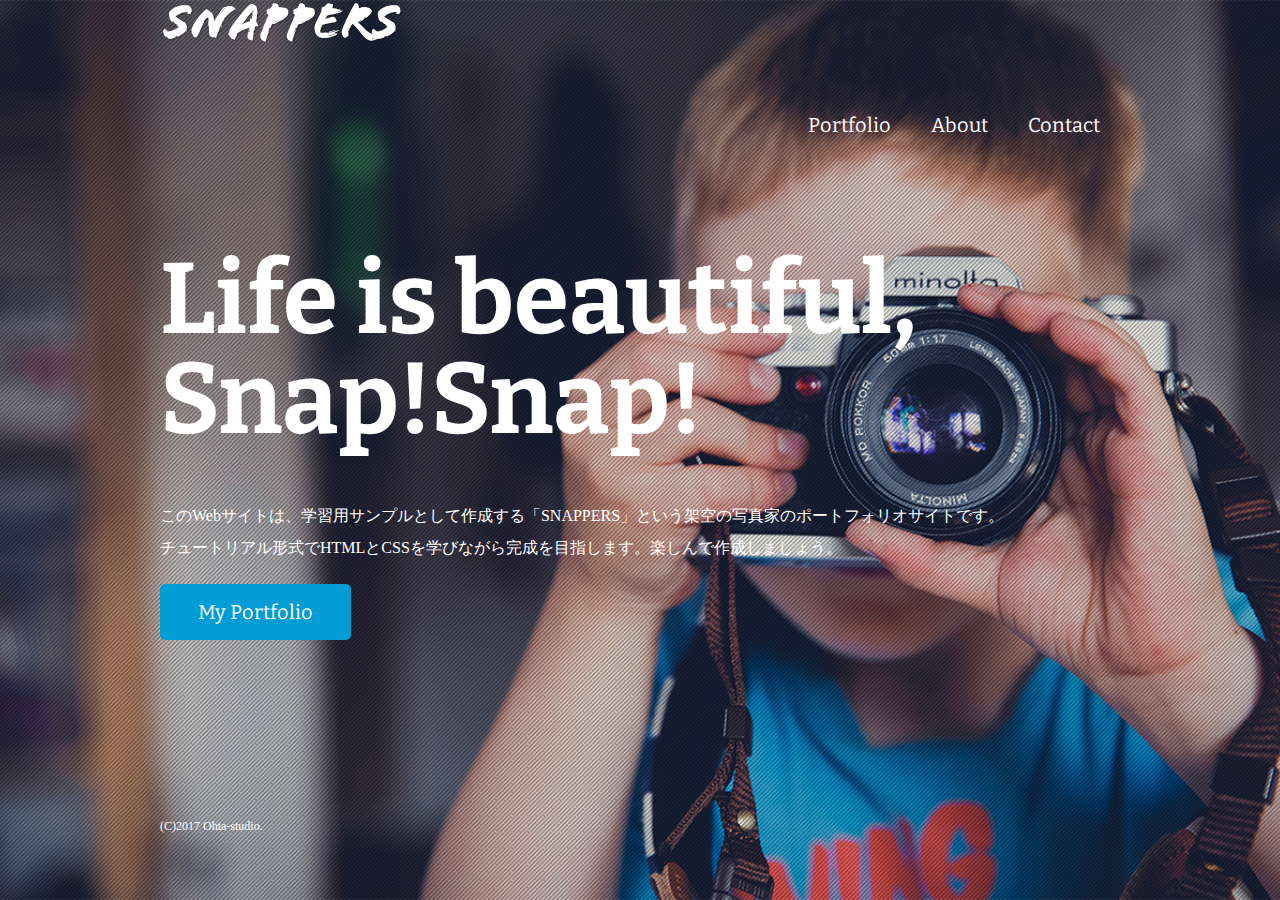
<file: index.html>
<!DOCTYPE html>
<html>
  <head>
    <meta charset="UTF-8" />
    <title>風景写真家 「SNAPPERS」Official Website</title>
    <link rel="stylesheet" href="css/style.css" />
    <link rel="preconnect" href="https://fonts.gstatic.com" />
    <link rel="shortcut icon" href="images/favicon.ico">
    <link
      href="https://fonts.googleapis.com/css2?family=Bitter:wght@400;700&display=swap"
      rel="stylesheet"
    />
  </head>
  <body id="index">
    <header>
      <div id="logo">
        <a href="index.html">
          <img src="images/logo.png" alt="SNAPPERS" />
        </a>
      </div>
      <nav>
        <ul class="global-nav">
          <li><a href="portfolio.html">Portfolio</a></li>
          <li><a href="about.html">About</a></li>
          <li><a href="contact.html">Contact</a></li>
        </ul>
      </nav>
    </header>
    <div id="wrap">
      <div class="content">
        <h1>Life is beautiful, Snap!Snap!</h1>
        <p>
          このWebサイトは、学習用サンプルとして作成する「SNAPPERS」という架空の写真家のポートフォリオサイトです。<br />チュートリアル形式でHTMLとCSSを学びながら完成を目指します。楽しんで作成しましょう。
        </p>
        <p class="btn">
          <a href="portfolio.html">My Portfolio</a>
        </p>
      </div>
    </div>
    <footer>
      <small>(C)2017 Ohta-studio.</small>
    </footer>
  </body>
</html>
</file>
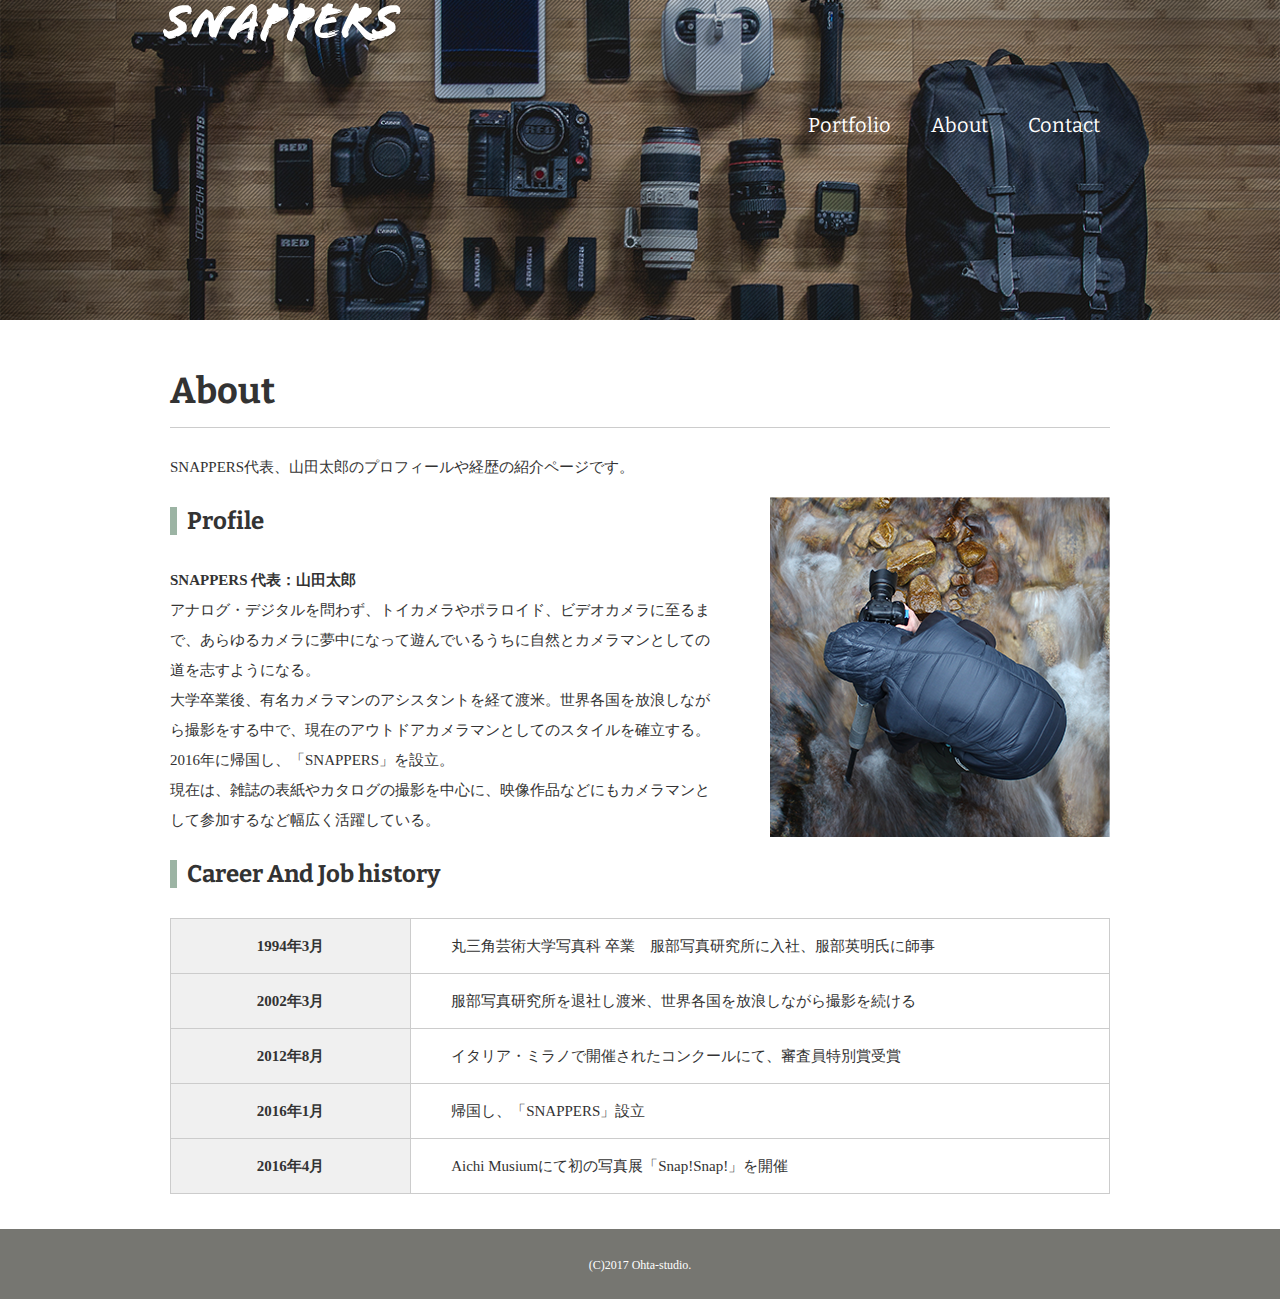
<file: about.html>
<!DOCTYPE html>
<html>
  <head>
    <meta charset="UTF-8" />
    <title>About | 風景写真家「SNAPPERS」</title>
    <link rel="stylesheet" href="css/style.css" />
    <link rel="preconnect" href="https://fonts.gstatic.com" />
    <link rel="shortcut icon" href="images/favicon.ico">
    <link
      href="https://fonts.googleapis.com/css2?family=Bitter:wght@400;700&display=swap"
      rel="stylesheet"
    />
  </head>
  <body id="about">
    <header>
      <div id="logo">
        <a href="index.html">
          <img src="images/logo.png" alt="SNAPPERS" />
        </a>
      </div>
      <nav>
        <ul class="global-nav">
          <li><a href="portfolio.html">Portfolio</a></li>
          <li><a href="about.html">About</a></li>
          <li><a href="contact.html">Contact</a></li>
        </ul>
      </nav>
    </header>
    <div id="wrap">
      <div class="content">
        <div class="main-center">
          <h1>About</h1>
          <p>SNAPPERS代表、山田太郎のプロフィールや経歴の紹介ページです。</p>
          <section class="profile clearfix">
            <div class="profile-txt">
              <h2 class="icon">Profile</h2>
              <p>
                <span>SNAPPERS 代表：山田太郎</span>
                <br />アナログ・デジタルを問わず、トイカメラやポラロイド、ビデオカメラに至るまで、あらゆるカメラに夢中になって遊んでいるうちに自然とカメラマンとしての道を志すようになる。
                <br />大学卒業後、有名カメラマンのアシスタントを経て渡米。世界各国を放浪しながら撮影をする中で、現在のアウトドアカメラマンとしてのスタイルを確立する。2016年に帰国し、「SNAPPERS」を設立。<br />
                現在は、雑誌の表紙やカタログの撮影を中心に、映像作品などにもカメラマンとして参加するなど幅広く活躍している。
              </p>
            </div>
            <img
              src="images/about-profile.png"
              alt="山田太郎プロフィール画像"
              class="profile-img"
            />
          </section>
          <section class="career">
            <h2 class="icon">Career And Job history</h2>
            <table>
              <tr>
                <th>1994年3月</th>
                <td>
                  丸三角芸術大学写真科
                  卒業　服部写真研究所に入社、服部英明氏に師事
                </td>
              </tr>
              <tr>
                <th>2002年3月</th>
                <td>
                  服部写真研究所を退社し渡米、世界各国を放浪しながら撮影を続ける
                </td>
              </tr>
              <tr>
                <th>2012年8月</th>
                <td>
                  イタリア・ミラノで開催されたコンクールにて、審査員特別賞受賞
                </td>
              </tr>
              <tr>
                <th>2016年1月</th>
                <td>帰国し、「SNAPPERS」設立</td>
              </tr>
              <tr>
                <th>2016年4月</th>
                <td>Aichi Musiumにて初の写真展「Snap!Snap!」を開催</td>
              </tr>
            </table>
          </section>
        </div>
      </div>
    </div>
    <footer>
      <small>(C)2017 Ohta-studio.</small>
    </footer>
  </body>
</html>
</file>
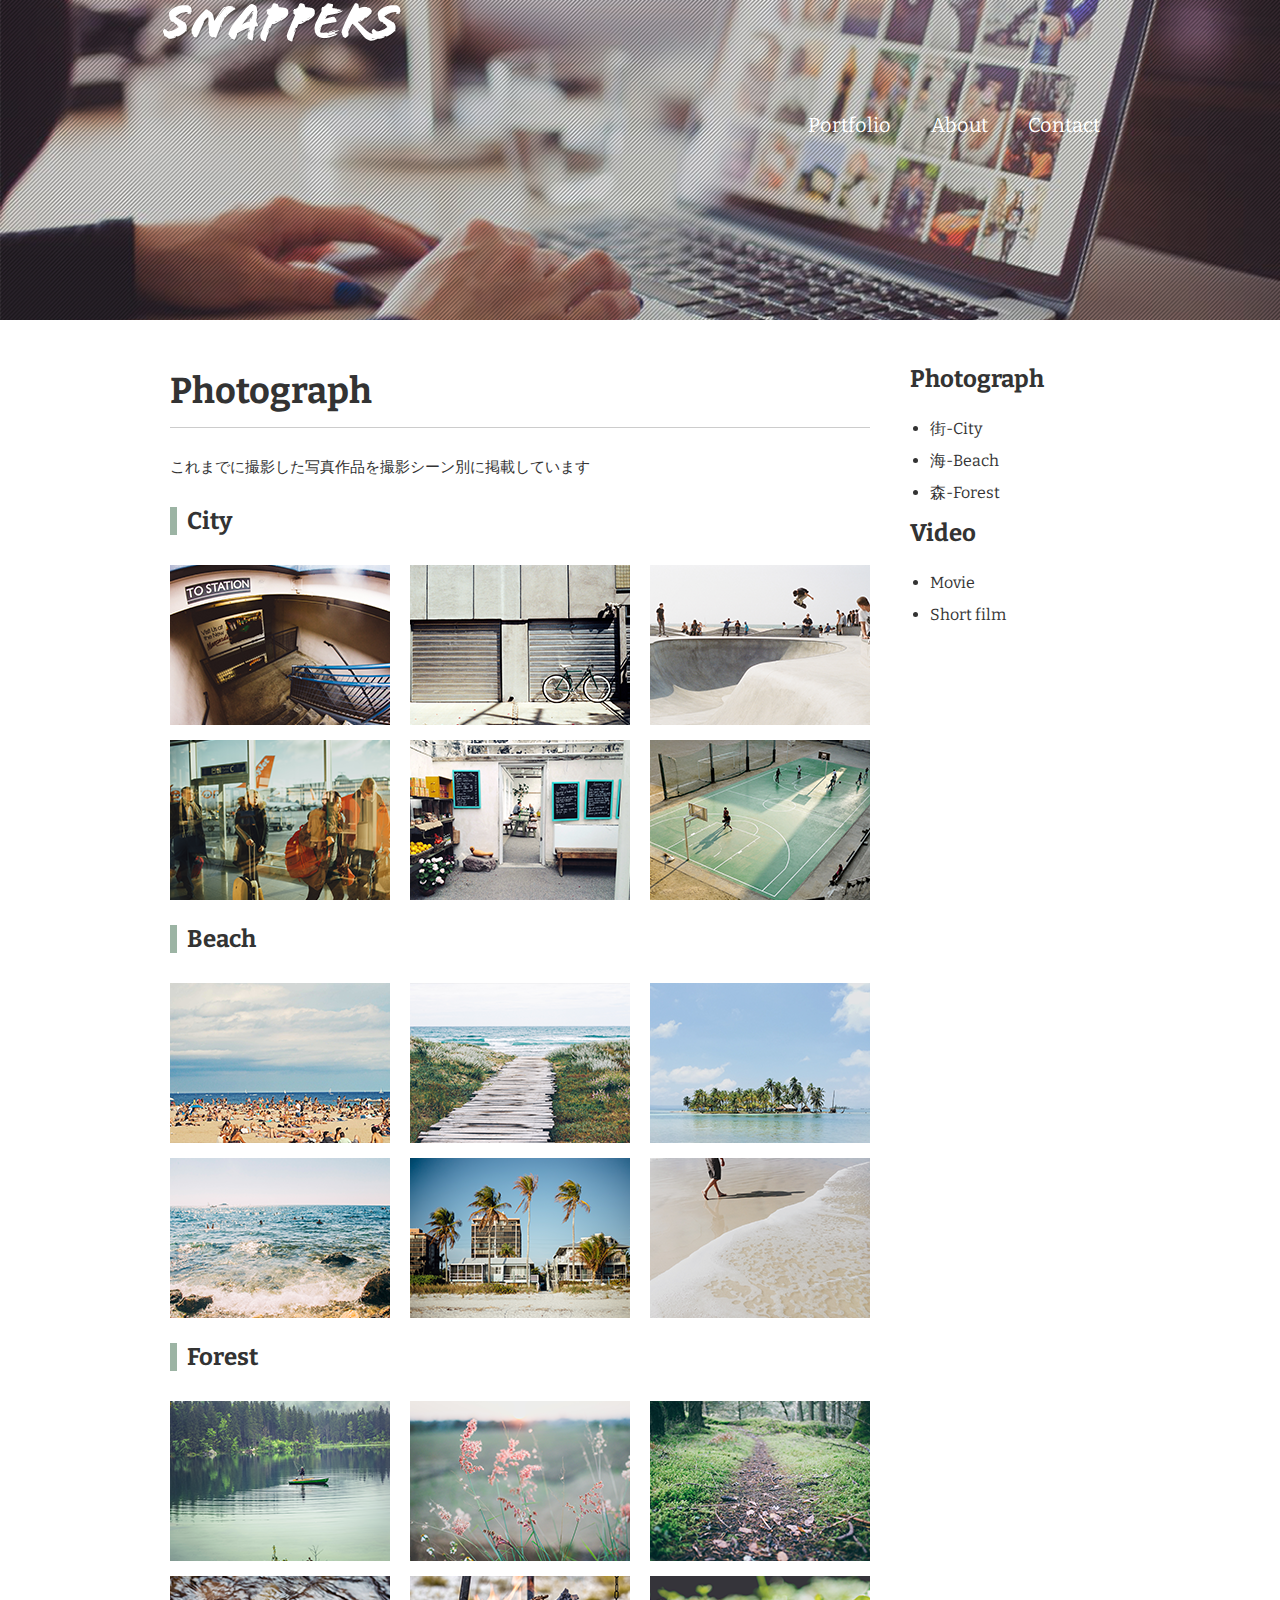
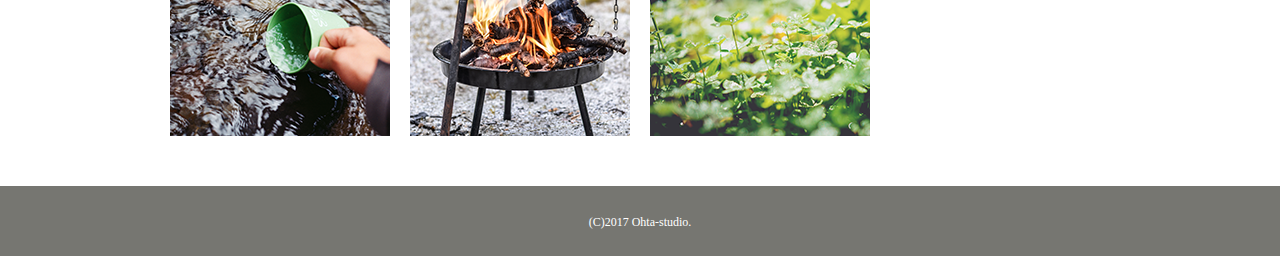
<file: photograph.html>
<!DOCTYPE html>
<html>
  <head>
    <meta charset="UTF-8" />
    <title>PHOTOGRAPH | 風景写真家「SNAPPERS」</title>
    <link rel="stylesheet" href="css/style.css" />
    <link rel="preconnect" href="https://fonts.gstatic.com" />
    <link rel="shortcut icon" href="images/favicon.ico" />
    <link
      href="https://fonts.googleapis.com/css2?family=Bitter:wght@400;700&display=swap"
      rel="stylesheet"
    />
  </head>
  <body id="photograph">
    <header>
      <div id="logo">
        <a href="index.html">
          <img src="images/logo.png" alt="SNAPPERS" />
        </a>
      </div>
      <nav>
        <ul class="global-nav">
          <li><a href="portfolio.html">Portfolio</a></li>
          <li><a href="about.html">About</a></li>
          <li><a href="contact.html">Contact</a></li>
        </ul>
      </nav>
    </header>
    <div id="wrap" class="clearfix">
      <div class="content">
        <div class="main">
          <h1>Photograph</h1>
          <p>これまでに撮影した写真作品を撮影シーン別に掲載しています</p>
          <section id="city">
            <h2 class="icon">City</h2>
            <ul class="clearfix photograph-list">
              <li>
                <img src="images/photograph-city-01.png" alt="駅への階段" />
              </li>
              <li>
                <img
                  src="images/photograph-city-02.png"
                  alt="自転車とシャッター"
                />
              </li>
              <li>
                <img src="images/photograph-city-03.png" alt="スケートパーク" />
              </li>
              <li>
                <img src="images/photograph-city-04.png" alt="エアポート" />
              </li>
              <li>
                <img src="images/photograph-city-05.png" alt="雑貨を扱う店舗" />
              </li>
              <li>
                <img
                  src="images/photograph-city-06.png"
                  alt="ストリートバスケ"
                />
              </li>
            </ul>
          </section>
          <section id="beach">
            <h2 class="icon">Beach</h2>
            <ul class="clearfix photograph-list">
              <li>
                <img src="images/photograph-beach-01.png" alt="海水浴場" />
              </li>
              <li>
                <img
                  src="images/photograph-beach-02.png"
                  alt="ビーチへ続く道"
                />
              </li>
              <li>
                <img src="images/photograph-beach-03.png" alt="離れ小島" />
              </li>
              <li>
                <img src="images/photograph-beach-04.png" alt="岩場と波" />
              </li>
              <li>
                <img src="images/photograph-beach-05.png" alt="ヤシの木" />
              </li>
              <li>
                <img src="images/photograph-beach-06.png" alt="波打ち際" />
              </li>
            </ul>
          </section>
          <section id="forest">
            <h2 class="icon">Forest</h2>
            <ul class="clearfix photograph-list">
              <li>
                <img src="images/photograph-forest-01.png" alt="池と小舟" />
              </li>
              <li>
                <img src="images/photograph-forest-02.png" alt="可憐な花" />
              </li>
              <li>
                <img src="images/photograph-forest-03.png" alt="森の小径" />
              </li>
              <li>
                <img
                  src="images/photograph-forest-04.png"
                  alt="清流をカップで掬う"
                />
              </li>
              <li>
                <img src="images/photograph-forest-05.png" alt="焚き火台" />
              </li>
              <li>
                <img src="images/photograph-forest-06.png" alt="新芽と若葉" />
              </li>
            </ul>
          </section>
        </div>
        <aside class="sidebar">
          <section>
            <h2>Photograph</h2>
            <ul>
              <li><a href="photograph.html#city">街-City</a></li>
              <li><a href="photograph.html#beach">海-Beach</a></li>
              <li><a href="photograph.html#forest">森-Forest</a></li>
            </ul>
          </section>
          <section>
            <h2>Video</h2>
            <ul>
              <li><a href="video.html#movie">Movie</a></li>
              <li><a href="video.html#short-film">Short film</a></li>
            </ul>
          </section>
        </aside>
      </div>
    </div>
    <footer>
      <small>(C)2017 Ohta-studio.</small>
    </footer>
  </body>
</html>
</file>
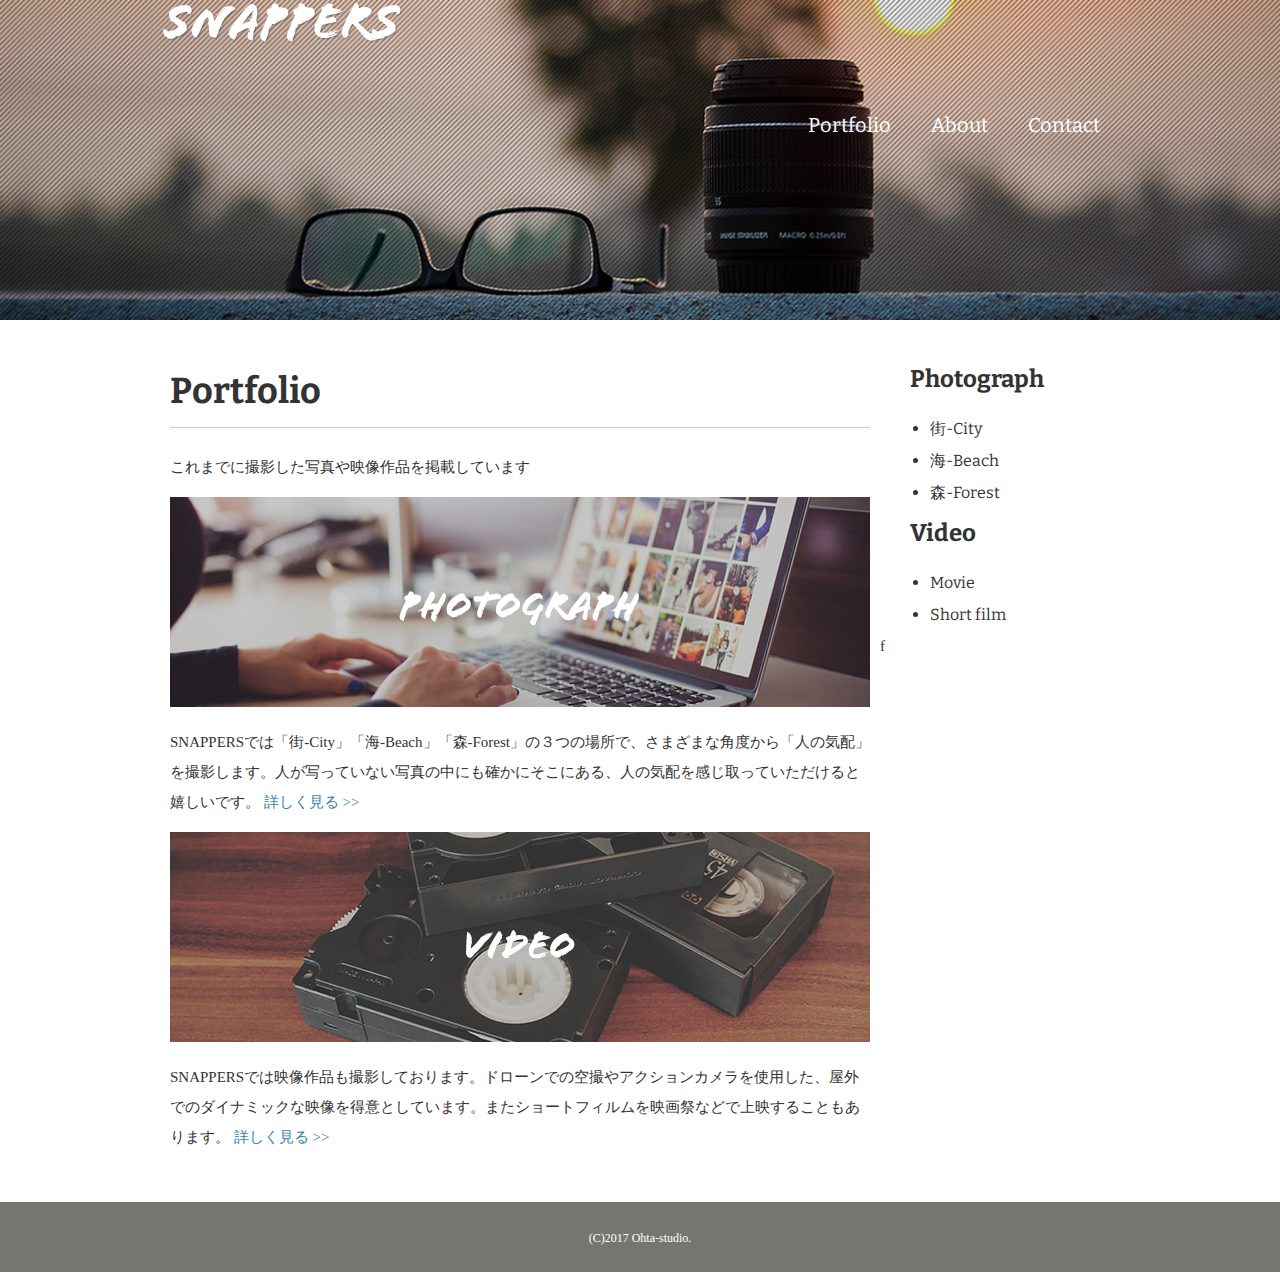
<file: portfolio.html>
<!DOCTYPE html>
<html>
  <head>
    <meta charset="UTF-8" />
    <title>Portfolio | 風景写真家「SNAPPERS」</title>
    <link rel="stylesheet" href="css/style.css" />
    <link rel="preconnect" href="https://fonts.gstatic.com" />
    <link rel="shortcut icon" href="images/favicon.ico" />
    <link
      href="https://fonts.googleapis.com/css2?family=Bitter:wght@400;700&display=swap"
      rel="stylesheet"
    />
  </head>
  <body id="portfolio">
    <header>
      <div id="logo">
        <a href="index.html">
          <img src="images/logo.png" alt="SNAPPERS" />
        </a>
      </div>
      <nav>
        <ul class="global-nav">
          <li><a href="portfolio.html">Portfolio</a></li>
          <li><a href="about.html">About</a></li>
          <li><a href="contact.html">Contact</a></li>
        </ul>
      </nav>
    </header>
    <div id="wrap" class="clearfix">
      <div class="content">
        <div class="main">
          <h1>Portfolio</h1>
          <p>これまでに撮影した写真や映像作品を掲載しています</p>
          <section>
            <h2>
              <a href="photograph.html"
                ><img src="images/portfolio-photo.jpg" alt="PHOTOGRAPH"
              /></a>
            </h2>
            <p>
              SNAPPERSでは「街-City」「海-Beach」「森-Forest」の３つの場所で、さまざまな角度から「人の気配」を撮影します。人が写っていない写真の中にも確かにそこにある、人の気配を感じ取っていただけると嬉しいです。
              <a href="photograph.html">詳しく見る >></a>
            </p>
          </section>
          <section>
            <h2>
              <a href="video.html"
                ><img src="images/portfolio-video.jpg" alt="VIDEO"
              /></a>
            </h2>
            <p>
              SNAPPERSでは映像作品も撮影しております。ドローンでの空撮やアクションカメラを使用した、屋外でのダイナミックな映像を得意としています。またショートフィルムを映画祭などで上映することもあります。
              <a href="photograph.html">詳しく見る >></a>
            </p>
          </section>
        </div>
        <aside class="sidebar">
          <section>
            <h2>Photograph</h2>
            <ul>
              <li><a href="photograph.html#city">街-City</a></li>
              <li><a href="photograph.html#beach">海-Beach</a></li>
              <li><a href="photograph.html#forest">森-Forest</a></li>
            </ul>
          </section>
          <section>
            <h2>Video</h2>
            <ul>
              <li><a href="video.html#movie">Movie</a></li>
              <li><a href="video.html#short-film">Short film</a></li>
            </ul>
          </section>
        </aside>
      </div>
      f
    </div>
    <footer>
      <small>(C)2017 Ohta-studio.</small>
    </footer>
  </body>
</html>
</file>
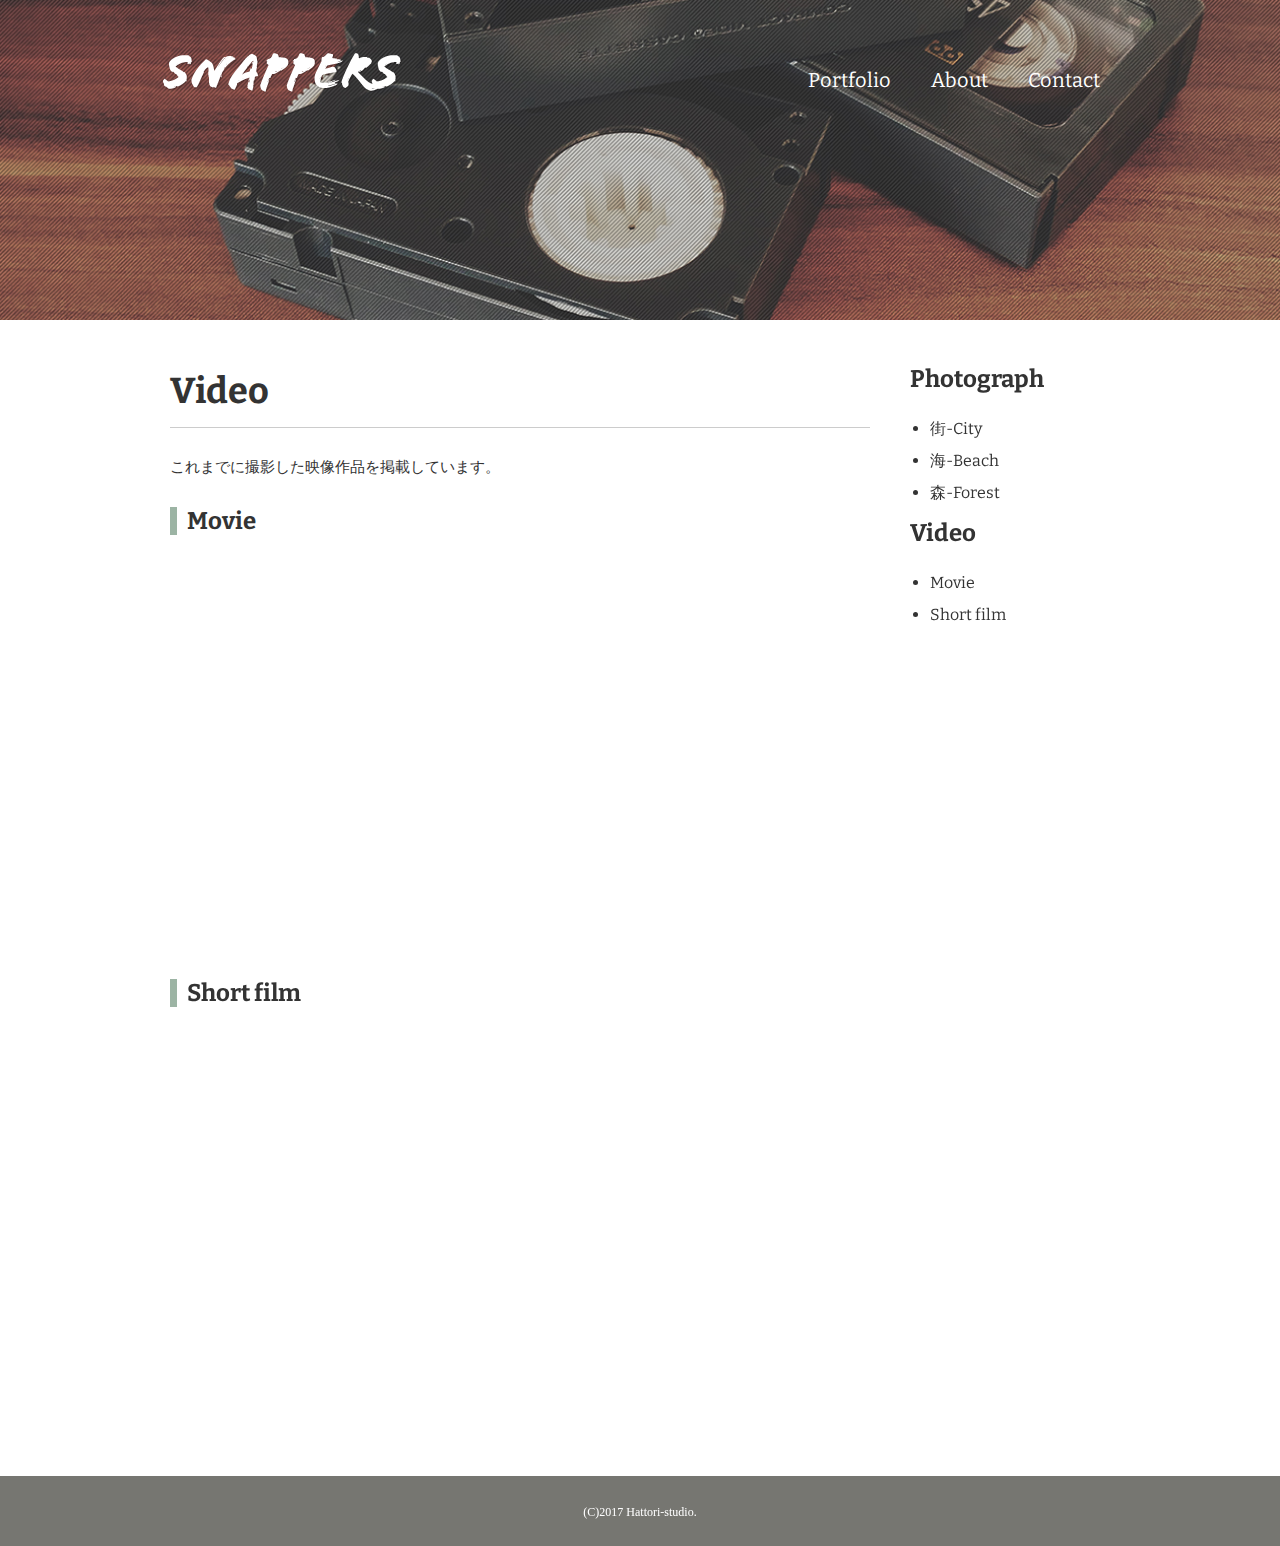
<file: video.html>
<!DOCTYPE html>
<html>
  <head>
    <meta charset="UTF-8" />
    <title>Video｜風景写真家「SNAPPERS」</title>
    <link
      href="https://fonts.googleapis.com/css?family=Bitter:400,700"
      rel="stylesheet"
    />
    <link href="css/style.css" rel="stylesheet" />
  </head>
  <body id="video">
    <header>
      <div class="logo">
        <a href="index.html"><img src="images/logo.png" alt="SNAPPERS" /></a>
      </div>
      <nav>
        <ul class="global-nav">
          <li><a href="portfolio.html">Portfolio</a></li>
          <li><a href="about.html">About</a></li>
          <li><a href="contact.html">Contact</a></li>
        </ul>
      </nav>
    </header>
    <div id="wrap" class="clearfix">
      <div class="content">
        <div class="main">
          <h1>Video</h1>
          <p>これまでに撮影した映像作品を掲載しています。</p>
          <section id="movie">
            <h2 class="icon">Movie</h2>
            <iframe
              width="700"
              height="394"
              src="https://www.youtube.com/embed/MvdZmSZ7D_Q"
              frameborder="0"
              allow="accelerometer; autoplay; clipboard-write; encrypted-media; gyroscope; picture-in-picture"
              allowfullscreen
            ></iframe>
          </section>
          <section id="short-film">
            <h2 class="icon">Short film</h2>
            <iframe
              width="700"
              height="394"
              src="https://www.youtube.com/embed/oQKiMgeh8qE"
              frameborder="0"
              allow="accelerometer; autoplay; clipboard-write; encrypted-media; gyroscope; picture-in-picture"
              allowfullscreen
            ></iframe>
          </section>
        </div>
        <aside class="sidebar">
          <section>
            <h2>Photograph</h2>
            <ul>
              <li><a href="photograph.html#city">街-City</a></li>
              <li><a href="photograph.html#beach">海-Beach</a></li>
              <li><a href="photograph.html#forest">森-Forest</a></li>
            </ul>
          </section>
          <section>
            <h2>Video</h2>
            <ul>
              <li><a href="video.html#movie">Movie</a></li>
              <li><a href="video.html#short-film">Short film</a></li>
            </ul>
          </section>
        </aside>
      </div>
    </div>
    <footer>
      <small>(C)2017 Hattori-studio.</small>
    </footer>
  </body>
</html>
</file>
<file: css/style.css>
@charset "utf-8";

/*********** リセットCss *****************/
body {
	margin: 0;
	padding: 0;
}

p,h1,h2,h3,h4,h5,h6 {
	margin-top: 0;
}

img {
	vertical-align: bottom;
}

ul {
	margin: 0;
	padding: 0;
}
/*****************************************/

/* common css*/
body {
	background-color: #cccccc;
	color: #333333;
	font-size: 15px;
	line-height: 2;
}

a {
	color: #3583aa;
	text-decoration: none;
}

a:visited {
	color: #788d98;
}

a:hover {
	text-decoration: underline;
}

header {
	width: 960px;
	height: 100px;
	margin: 0 auto;
}

.logo {
	float: left;
	margin-top: 50px;
}

.global-nav {
	float: right;
	margin-top: 60px;
}

.global-nav li {
	float: left;
	margin: 0 20px;
	font-size: 20px;
	list-style: none;
	font-family: 'Bitter', serif;
}

.global-nav li a {
	color: #ffffff;
}

.global-nav li a:hover {
	border-bottom: 2px solid #ffffff;
	padding-bottom: 3px;
	text-decoration: none;
}

#wrap {
	clear: both;
	background-color: #ffffff;
	margin-top: 220px;
	padding: 35px 0;
}

.content {
	width: 960px;
	margin: 0 auto;
}

table {
	border-spacing: 0;
	border-collapse: collapse;
}

.btn a {
	background-color: #009cd3;
	color: #ffffff;
	font-size: 20px;
	font-family: 'Bitter', serif;
	width: 185px;
	display: block;
	text-align: center;
	line-height: 50px;
	margin-top: 20px; 
	border-radius: 5px;
	border: 3px solid #009cd3;
}

.btn a:hover {
	text-decoration: none;
	background-color: #ffffff;
	color: #009cd3;
}

footer {
	text-align: center;
	color: #ffffff;
	padding: 20px 0;
	background-color: #767671;
}

footer small {
	font-size: 12px;
}

.main-center {
	width: 940px;
	margin: 0 auto;
}

h1 {
	font-family: 'Bitter', serif;
	font-size: 36px;
	border-bottom: 1px solid #cccccc;
}

h2 {
	font-family: 'Bitter', serif;
	font-size: 24px;
}

.icon:before {
	content: "";
	padding-right: 10px;
	border-left: 7px solid #9cb4a4;
}

.clearfix:after {
	content: "";
	display: block;
	clear: both;
}

.main {
	width: 700px;
	margin: 0 10px;
	float: left;
}

.sidebar {
	width: 200px;
	margin: 0 10px 0 30px;
	float: right;
	font-family: 'Bitter', serif;
}

.sidebar h2 {
	margin-bottom: 10px;
}

.sidebar ul {
	font-size: 16px;
	margin-left: 20px;
}

.sidebar ul a {
	color: #333333;
}

a img:hover {
	opacity: 0.8;
}
/* common css*/

/* index.html */
#index h1 {
	font-size: 100px;
	line-height: 1;
	color: #ffffff;
	font-family: 'Bitter', serif;
	margin-bottom: 50px;
	border: none;
}

#index .content {
	margin-top: 150px;
}

#index p {
	font-size: 16px;
	color: #ffffff;
}


#index footer {
	width: 960px;
	margin: 150px auto 0 auto;
	text-align: left;
	background-color: transparent;
}

#index {
	background-image: url(../images/bg-index.jpg);
	background-repeat: no-repeat;
	background-position: center center;
	background-attachment: fixed;
	background-size: cover;
}

#index #wrap {
	background-color: transparent;
	margin-top: 0;
	padding: 0;
}
/* index.html */

/* about.html */
#about {
	background-image: url(../images/bg-about.jpg);
	background-repeat: no-repeat;
	background-position: center top;
	background-attachment: fixed;
	background-size: 100% auto;
}

#about .profile-txt {
	width: 540px;
	float: left;
}

#about .profile-txt span {
	font-weight: bold;
}

#about .profile-img {
	float: right;
}


#about .career th {
	width: 240px;
	background-color: #f0f0f0;
	padding: 12px 0;
	border: 1px solid #cccccc;
}


#about .career td {
	width: 660px;
	padding: 12px 0 12px 40px;
	border: 1px solid #cccccc;
}
/* about.html */

/* portfolio.html */
#portfolio {
	background-image: url(../images/bg-portfolio.jpg);
	background-repeat: no-repeat;
	background-position: center top;
	background-attachment: fixed;
	background-size: 100% auto;
}
/* portfolio.html */

/* photograph.html */
#photograph {
	background-image: url(../images/bg-photograph.jpg);
	background-repeat: no-repeat;
	background-position: center top;
	background-attachment: fixed;
	background-size: 100% auto;
}

#photograph .photograph-list li {
	float: left;
	list-style: none;
	margin: 0 20px 15px 0;
}

#photograph .photograph-list li:nth-child(3n) {
	margin-right: 0;
}
/* photograph.html */

/* video.html */
#video {
	background-image: url(../images/bg-video.jpg);
	background-repeat: no-repeat;
	background-position: center top;
	background-attachment: fixed;
	background-size: 100% auto;
}
/* video.html */
</file>
